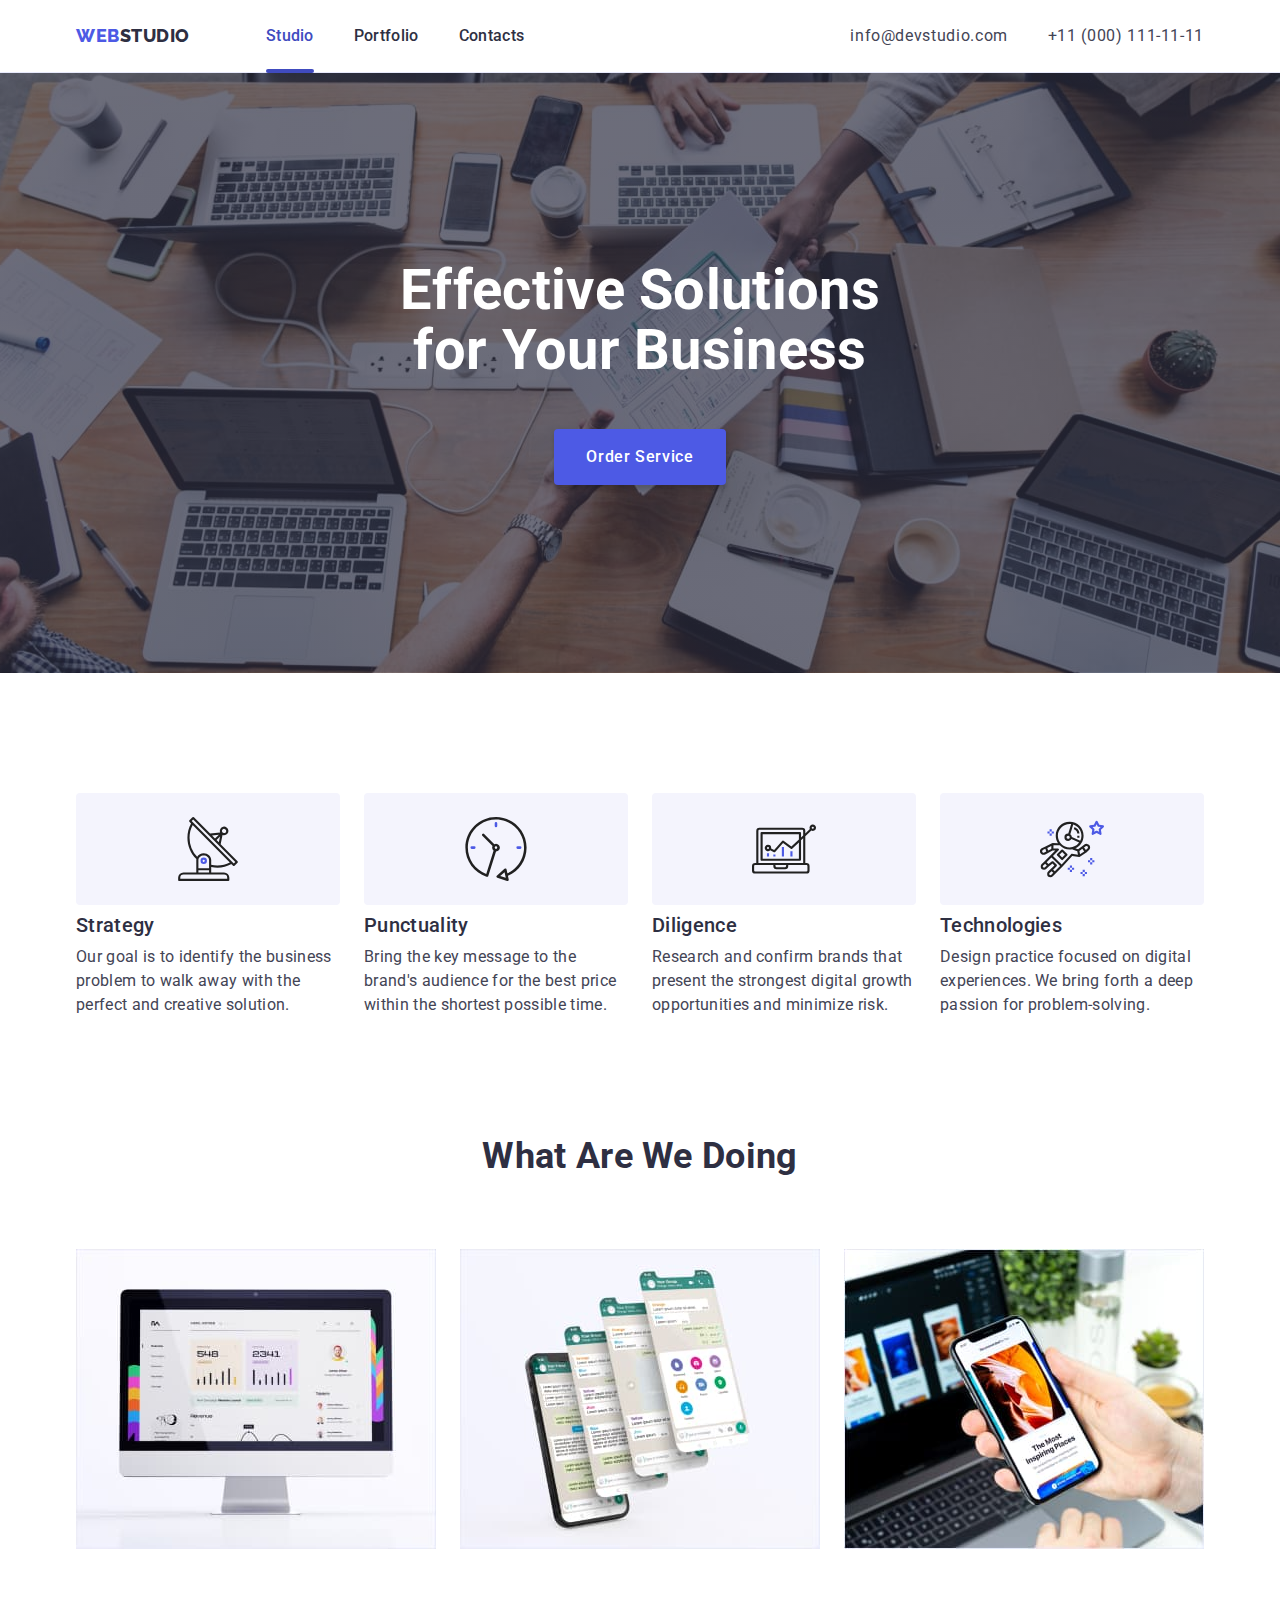
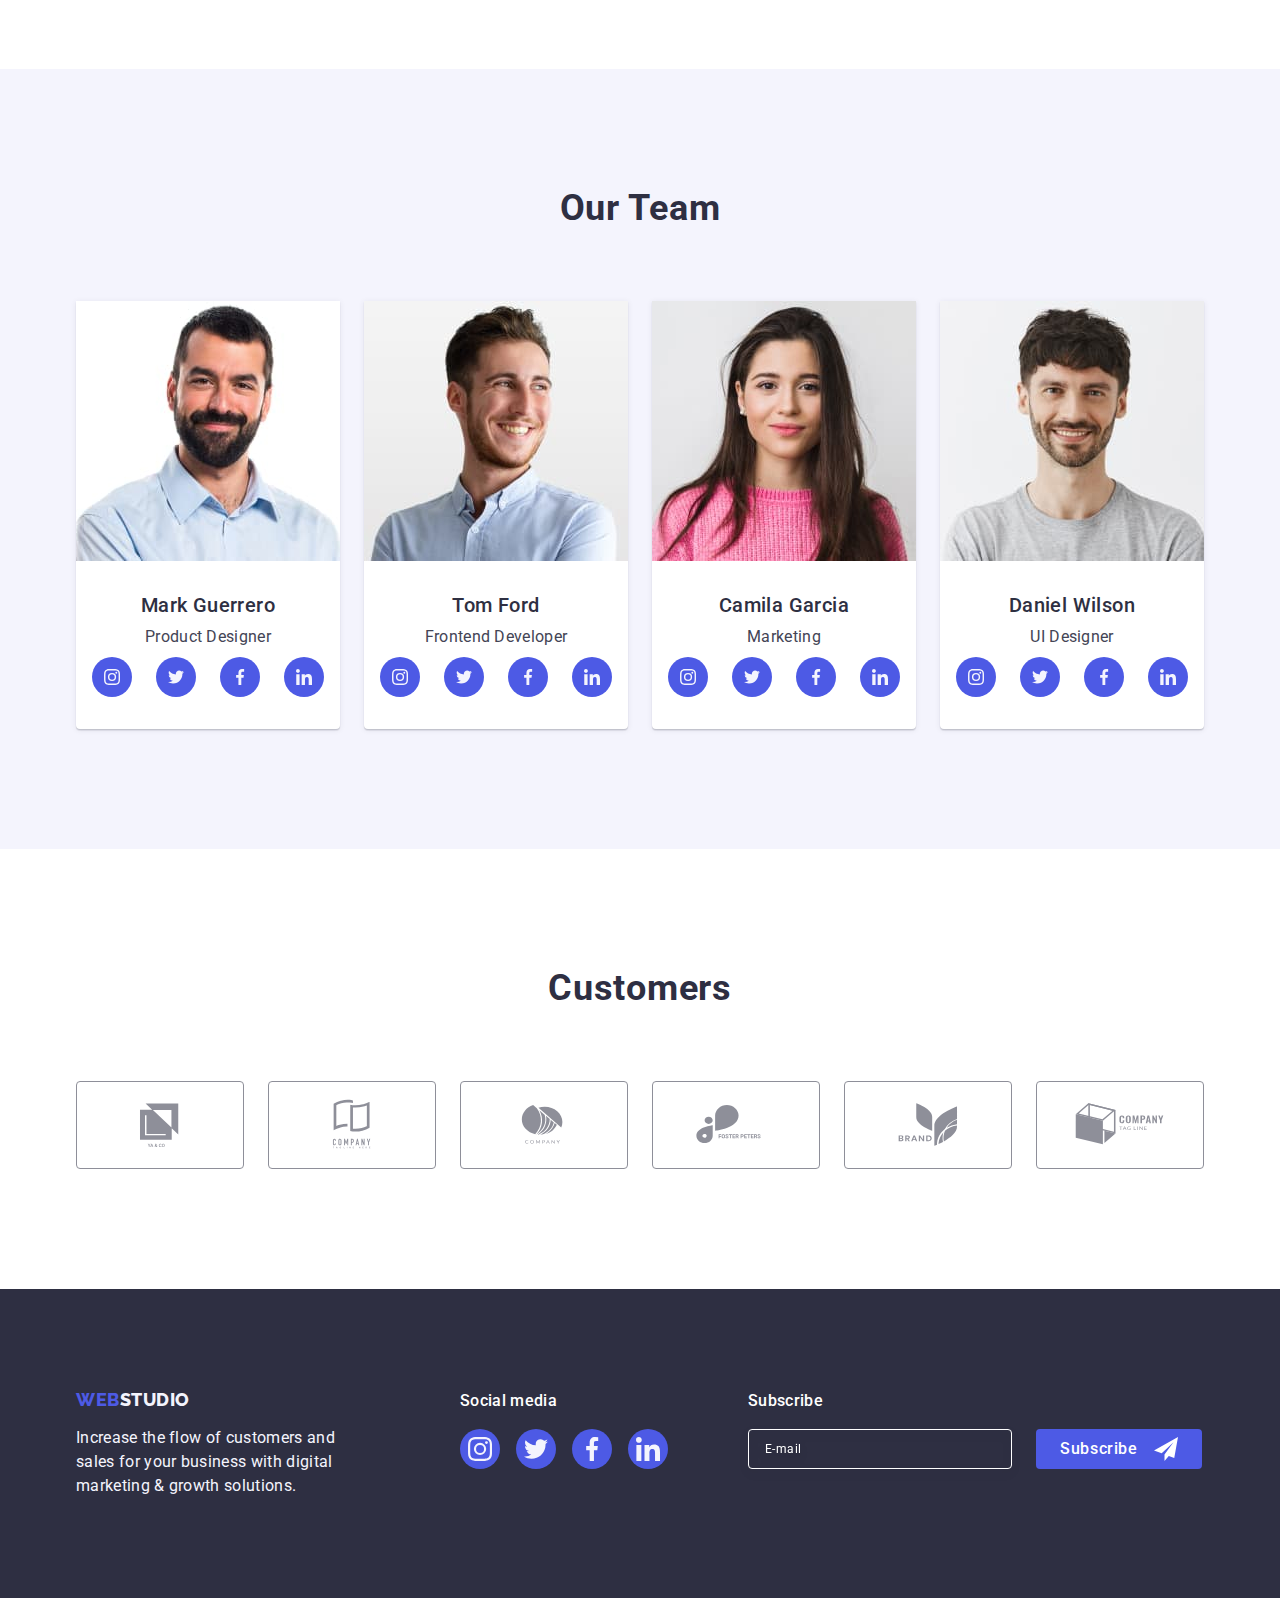
<file: index.html>
<!DOCTYPE html>
<html lang="en">
  <head>
    <meta charset="UTF-8" />
    <meta name="viewport" content="width=device-width, initial-scale=1.0" />
    <link rel="preconnect" href="https://fonts.googleapis.com" />
    <link rel="preconnect" href="https://fonts.gstatic.com" crossorigin />
    <link
      href="https://fonts.googleapis.com/css2?family=Raleway:wght@800&family=Roboto:wght@400;500;700;900&display=swap"
      rel="stylesheet"
    />
    <link
      rel="stylesheet"
      href="https://cdnjs.cloudflare.com/ajax/libs/modern-normalize/2.0.0/modern-normalize.min.css"
    />
    <link rel="stylesheet" href="./css/styles.css" />
    <link rel="shortcut icon" href="./images/favicon.ico" />
    <title>Web Studio</title>
  </head>
  <body>
    <header class="header">
      <div class="header-container container">
        <nav class="header-nav">
          <a class="header-nav__logo-blue link" href="./index.html"
            >Web<span class="header-nav__logo-black">Studio</span></a
          >
          <ul class="header-nav__list list">
            <li class="header-nav__item">
              <a class="header-nav__link link current" href="./index.html"
                >Studio</a
              >
            </li>
            <li class="header-nav__item">
              <a class="header-nav__link link" href="./portfolio.html"
                >Portfolio</a
              >
            </li>
            <li class="header-nav__item">
              <a class="header-nav__link link" href="">Contacts</a>
            </li>
          </ul>
        </nav>

        <address class="header-contacts">
          <ul class="header-contacts__list list">
            <li class="header-contacts__item">
              <a
                class="header-contacts__link link"
                href="mailto:info@devstudio.com"
                >info@devstudio.com</a
              >
            </li>
            <li class="header-contacts__item">
              <a class="header-contacts__link link" href="tel:+110001111111"
                >+11 (000) 111-11-11</a
              >
            </li>
          </ul>
        </address>

        <button class="mobile-menu__open js-open-menu" type="button">
          <svg
            class="mobile-menu__open-icon"
            aria-label="mobile-menu-open"
            width="32"
            height="22"
            stroke="var(--color-grey)"
          >
            <use href="./images/icons.svg#mobile-menu-open"></use>
          </svg>
        </button>

        <div class="mobile-menu__container js-menu-container">
          <div class="mobile-menu__wrapper">
            <button class="mobile-menu__close js-close-menu" type="button">
              <svg
                class="mobile-menu__close-icon"
                aria-label="mobile-menu-close"
                width="8"
                height="8"
              >
                <use href="./images/icons.svg#mobile-menu-close"></use>
              </svg>
            </button>
            <ul class="mobile-menu__list list">
              <li class="mobile-menu__item">
                <a class="mobile-menu__nav current link" href="./index.html"
                  >Studio</a
                >
              </li>
              <li class="mobile-menu__item">
                <a class="mobile-menu__nav link" href="./portfolio.html"
                  >Portfolio</a
                >
              </li>
              <li class="mobile-menu__item">
                <a class="mobile-menu__nav link" href="">Contacts</a>
              </li>
            </ul>
            <address class="mobile-menu__contacts">
              <ul class="mobile-menu__contacts-list list">
                <li class="mobile-menu__contacts-item">
                  <a
                    class="mobile-menu__contacts-tel link"
                    href="tel:+110001111111"
                    >+11 (000) 111-11-11</a
                  >
                </li>
                <li class="mobile-menu__contacts-item">
                  <a
                    class="mobile-menu__contacts-mail link"
                    href="mailto:info@devstudio.com"
                    >info@devstudio.com</a
                  >
                </li>
              </ul>
            </address>
            <ul class="mobile-menu__social-list list">
              <li class="mobile-menu__social-item">
                <a class="mobile-menu__social-link link" href="">
                  <svg class="mobile-menu__social-icon" width="16" height="16">
                    <use href="./images/icons.svg#icon-instagram"></use>
                  </svg>
                </a>
              </li>
              <li class="mobile-menu__social-item">
                <a class="mobile-menu__social-link link" href="">
                  <svg class="mobile-menu__social-icon" width="16" height="16">
                    <use href="./images/icons.svg#icon-twitter"></use>
                  </svg>
                </a>
              </li>
              <li class="mobile-menu__social-item">
                <a class="mobile-menu__social-link link" href="">
                  <svg class="mobile-menu__social-icon" width="16" height="16">
                    <use href="./images/icons.svg#icon-facebook"></use>
                  </svg>
                </a>
              </li>
              <li class="mobile-menu__social-item">
                <a class="mobile-menu__social-link link" href="">
                  <svg class="mobile-menu__social-icon" width="16" height="16">
                    <use href="./images/icons.svg#icon-linkedin"></use>
                  </svg>
                </a>
              </li>
            </ul>
          </div>
        </div>
      </div>
    </header>

    <main>
      <section class="hero hero__bg-image">
        <div class="container">
          <h1 class="hero__title">Effective Solutions for Your Business</h1>
          <button class="hero__button" type="button" data-modal-open>
            Order Service
          </button>
        </div>
      </section>

      <section class="company">
        <div class="container">
          <h2 class="visually-hidden">Hidden</h2>
          <ul class="company__list list">
            <li class="company__item">
              <div class="company__wrapper">
                <svg
                  class="company__icon"
                  aria-label="antenna"
                  width="64"
                  height="64"
                >
                  <use href="./images/icons.svg#icon-antenna"></use>
                </svg>
              </div>
              <h3 class="company__title">Strategy</h3>
              <p class="company__text">
                Our goal is to identify the business problem to walk away with
                the perfect and creative solution.
              </p>
            </li>
            <li class="company__item">
              <div class="company__wrapper">
                <svg
                  class="company__icon"
                  aria-label="antenna"
                  width="64"
                  height="64"
                >
                  <use href="./images/icons.svg#icon-clock"></use>
                </svg>
              </div>
              <h3 class="company__title">Punctuality</h3>
              <p class="company__text">
                Bring the key message to the brand's audience for the best price
                within the shortest possible time.
              </p>
            </li>
            <li class="company__item">
              <div class="company__wrapper">
                <svg
                  class="company__icon"
                  aria-label="antenna"
                  width="64"
                  height="64"
                >
                  <use href="./images/icons.svg#icon-diagram"></use>
                </svg>
              </div>
              <h3 class="company__title">Diligence</h3>
              <p class="company__text">
                Research and confirm brands that present the strongest digital
                growth opportunities and minimize risk.
              </p>
            </li>
            <li class="company__item">
              <div class="company__wrapper">
                <svg
                  class="company__icon"
                  aria-label="antenna"
                  width="64"
                  height="64"
                >
                  <use href="./images/icons.svg#icon-astronaut"></use>
                </svg>
              </div>
              <h3 class="company__title">Technologies</h3>
              <p class="company__text">
                Design practice focused on digital experiences. We bring forth a
                deep passion for problem-solving.
              </p>
            </li>
          </ul>
        </div>
      </section>

      <section class="works">
        <div class="container">
          <h2 class="works__title">What are we doing</h2>
          <ul class="works__list list">
            <li class="works__item">
              <img
                class="works__image"
                srcset="./images/02-work/work-01-2x.jpg 2x"
                src="./images/02-work/work-01-1x.jpg"
                alt="computer-monitor"
                width="360"
              />
            </li>
            <li class="works__item">
              <img
                class="works__image"
                srcset="./images/02-work/work-02-2x.jpg 2x"
                src="./images/02-work/work-02-1x.jpg"
                alt="phone-application"
                width="360"
              />
            </li>
            <li class="works__item">
              <img
                class="works__image"
                srcset="./images/02-work/work-03-2x.jpg 2x"
                src="./images/02-work/work-03-1x.jpg"
                alt="laptop-and-phone"
                width="360"
              />
            </li>
          </ul>
        </div>
      </section>

      <section class="team">
        <div class="container">
          <h2 class="team__title">Our Team</h2>
          <ul class="team__list list">
            <li class="team__item">
              <img
                class="team__image"
                srcset="./images/03-team/team-01-2x.jpg 2x"
                src="./images/03-team/team-01-1x.jpg"
                alt="photo Mark Guerrero"
                width="264"
              />
              <div class="team__wrapper">
                <h3 class="team__specialist">Mark Guerrero</h3>
                <p class="team__job-title">Product Designer</p>
                <ul class="team__list-icons list">
                  <li class="team__item-icon">
                    <a href="" class="team__link-icon">
                      <svg
                        class="team__icon"
                        aria-label="icon-instagram"
                        width="16"
                        height="16"
                      >
                        <use href="./images/icons.svg#icon-instagram"></use>
                      </svg>
                    </a>
                  </li>
                  <li class="team__item-icon">
                    <a href="" class="team__link-icon">
                      <svg
                        class="team__icon"
                        aria-label="icon-twitter"
                        width="16"
                        height="16"
                      >
                        <use href="./images/icons.svg#icon-twitter"></use>
                      </svg>
                    </a>
                  </li>
                  <li class="team__item-icon">
                    <a href="" class="team__link-icon">
                      <svg
                        class="team__icon"
                        aria-label="icon-facebook"
                        width="16"
                        height="16"
                      >
                        <use href="./images/icons.svg#icon-facebook"></use>
                      </svg>
                    </a>
                  </li>
                  <li class="team__item-icon">
                    <a href="" class="team__link-icon">
                      <svg
                        class="team__icon"
                        aria-label="icon-linkedin"
                        width="16"
                        height="16"
                      >
                        <use href="./images/icons.svg#icon-linkedin"></use>
                      </svg>
                    </a>
                  </li>
                </ul>
              </div>
            </li>
            <li class="team__item">
              <img
                class="team__image"
                srcset="./images/03-team/team-02-2x.jpg 2x"
                src="./images/03-team/team-02-1x.jpg"
                alt="photo Tom Ford"
                width="264"
              />
              <div class="team__wrapper">
                <h3 class="team__specialist">Tom Ford</h3>
                <p class="team__job-title">Frontend Developer</p>
                <ul class="team__list-icons list">
                  <li class="team__item-icon">
                    <a href="" class="team__link-icon">
                      <svg
                        class="team__icon"
                        aria-label="icon-instagram"
                        width="16"
                        height="16"
                      >
                        <use href="./images/icons.svg#icon-instagram"></use>
                      </svg>
                    </a>
                  </li>
                  <li class="team__item-icon">
                    <a href="" class="team__link-icon">
                      <svg
                        class="team__icon"
                        aria-label="icon-twitter"
                        width="16"
                        height="16"
                      >
                        <use href="./images/icons.svg#icon-twitter"></use>
                      </svg>
                    </a>
                  </li>
                  <li class="team__item-icon">
                    <a href="" class="team__link-icon">
                      <svg
                        class="team__icon"
                        aria-label="icon-facebook"
                        width="16"
                        height="16"
                      >
                        <use href="./images/icons.svg#icon-facebook"></use>
                      </svg>
                    </a>
                  </li>
                  <li class="team__item-icon">
                    <a href="" class="team__link-icon">
                      <svg
                        class="team__icon"
                        aria-label="icon-linkedin"
                        width="16"
                        height="16"
                      >
                        <use href="./images/icons.svg#icon-linkedin"></use>
                      </svg>
                    </a>
                  </li>
                </ul>
              </div>
            </li>
            <li class="team__item">
              <img
                class="team__image"
                srcset="./images/03-team/team-03-1x.jpg 2x"
                src="./images/03-team/team-03-1x.jpg"
                alt="photo Camila Garcia"
                width="264"
              />
              <div class="team__wrapper">
                <h3 class="team__specialist">Camila Garcia</h3>
                <p class="team__job-title">Marketing</p>
                <ul class="team__list-icons list">
                  <li class="team__item-icon">
                    <a href="" class="team__link-icon">
                      <svg
                        class="team__icon"
                        aria-label="icon-instagram"
                        width="16"
                        height="16"
                      >
                        <use href="./images/icons.svg#icon-instagram"></use>
                      </svg>
                    </a>
                  </li>
                  <li class="team__item-icon">
                    <a href="" class="team__link-icon">
                      <svg
                        class="team__icon"
                        aria-label="icon-twitter"
                        width="16"
                        height="16"
                      >
                        <use href="./images/icons.svg#icon-twitter"></use>
                      </svg>
                    </a>
                  </li>
                  <li class="team__item-icon">
                    <a href="" class="team__link-icon">
                      <svg
                        class="team__icon"
                        aria-label="icon-facebook"
                        width="16"
                        height="16"
                      >
                        <use href="./images/icons.svg#icon-facebook"></use>
                      </svg>
                    </a>
                  </li>
                  <li class="team__item-icon">
                    <a href="" class="team__link-icon">
                      <svg
                        class="team__icon"
                        aria-label="icon-linkedin"
                        width="16"
                        height="16"
                      >
                        <use href="./images/icons.svg#icon-linkedin"></use>
                      </svg>
                    </a>
                  </li>
                </ul>
              </div>
            </li>
            <li class="team__item">
              <img
                class="team__image"
                srcset="./images/03-team/team-04-2x.jpg 2x"
                src="./images/03-team/team-04-1x.jpg"
                alt="photo Daniel Wilson"
                width="264"
              />
              <div class="team__wrapper">
                <h3 class="team__specialist">Daniel Wilson</h3>
                <p class="team__job-title">UI Designer</p>
                <ul class="team__list-icons list">
                  <li class="team__item-icon">
                    <a href="" class="team__link-icon">
                      <svg
                        class="team__icon"
                        aria-label="icon-instagram"
                        width="16"
                        height="16"
                      >
                        <use href="./images/icons.svg#icon-instagram"></use>
                      </svg>
                    </a>
                  </li>
                  <li class="team__item-icon">
                    <a href="" class="team__link-icon">
                      <svg
                        class="team__icon"
                        aria-label="icon-twitter"
                        width="16"
                        height="16"
                      >
                        <use href="./images/icons.svg#icon-twitter"></use>
                      </svg>
                    </a>
                  </li>
                  <li class="team__item-icon">
                    <a href="" class="team__link-icon">
                      <svg
                        class="team__icon"
                        aria-label="icon-facebook"
                        width="16"
                        height="16"
                      >
                        <use href="./images/icons.svg#icon-facebook"></use>
                      </svg>
                    </a>
                  </li>
                  <li class="team__item-icon">
                    <a href="" class="team__link-icon">
                      <svg
                        class="team__icon"
                        aria-label="icon-linkedin"
                        width="16"
                        height="16"
                      >
                        <use href="./images/icons.svg#icon-linkedin"></use>
                      </svg>
                    </a>
                  </li>
                </ul>
              </div>
            </li>
          </ul>
        </div>
      </section>
      <section class="customers">
        <div class="customers__container container">
          <h2 class="customers__title">Customers</h2>
          <ul class="customers__list list">
            <li class="customers__item">
              <a href="" class="customers__link"
                ><svg
                  class="customers__icon"
                  aria-label="customers-icons"
                  width="104"
                  height="56"
                >
                  <use href="./images/icons.svg#customers-logo-1"></use></svg
              ></a>
            </li>
            <li class="customers__item">
              <a href="" class="customers__link"
                ><svg
                  class="customers__icon"
                  aria-label="customers-icons"
                  width="104"
                  height="56"
                >
                  <use href="./images/icons.svg#customers-logo-2"></use></svg
              ></a>
            </li>
            <li class="customers__item">
              <a href="" class="customers__link"
                ><svg
                  class="customers__icon"
                  aria-label="customers-icons"
                  width="104"
                  height="56"
                >
                  <use href="./images/icons.svg#customers-logo-3"></use></svg
              ></a>
            </li>
            <li class="customers__item">
              <a href="" class="customers__link"
                ><svg
                  class="customers__icon"
                  aria-label="customers-icons"
                  width="104"
                  height="56"
                >
                  <use href="./images/icons.svg#customers-logo-4"></use></svg
              ></a>
            </li>
            <li class="customers__item">
              <a href="" class="customers__link"
                ><svg
                  class="customers__icon"
                  aria-label="customers-icons"
                  width="104"
                  height="56"
                >
                  <use href="./images/icons.svg#customers-logo-5"></use></svg
              ></a>
            </li>
            <li class="customers__item">
              <a href="" class="customers__link"
                ><svg
                  class="customers__icon"
                  aria-label="customers-icons"
                  width="104"
                  height="56"
                >
                  <use href="./images/icons.svg#customers-logo-6"></use></svg
              ></a>
            </li>
          </ul>
        </div>
      </section>
    </main>

    <footer class="footer">
      <div class="footer-container container">
        <div class="footer__logo-wrapper">
          <a class="footer__logo-blue link" href="./index.html"
            >Web<span class="footer__logo-white">Studio</span></a
          >
          <p class="footer__text">
            Increase the flow of customers and sales for your business with
            digital marketing & growth solutions.
          </p>
        </div>

        <div class="footer__icon-wrapper">
          <p class="footer__icon-text">Social media</p>
          <ul class="footer__icon-list">
            <li class="footer__icon-item">
              <a href="" class="footer__icon-link">
                <svg
                  class="footer__icon"
                  aria-label="icon-instagram"
                  width="24"
                  height="24"
                >
                  <use href="./images/icons.svg#icon-instagram"></use>
                </svg>
              </a>
            </li>
            <li class="footer__icon-item">
              <a href="" class="footer__icon-link">
                <svg
                  class="footer__icon"
                  aria-label="icon-twitter"
                  width="24"
                  height="24"
                >
                  <use href="./images/icons.svg#icon-twitter"></use>
                </svg>
              </a>
            </li>
            <li class="footer__icon-item">
              <a href="" class="footer__icon-link">
                <svg
                  class="footer__icon"
                  aria-label="icon-facebook"
                  width="24"
                  height="24"
                >
                  <use href="./images/icons.svg#icon-facebook"></use>
                </svg>
              </a>
            </li>
            <li class="footer__icon-item">
              <a href="" class="footer__icon-link">
                <svg
                  class="footer__icon"
                  aria-label="icon-linkedin"
                  width="24"
                  height="24"
                >
                  <use href="./images/icons.svg#icon-linkedin"></use>
                </svg>
              </a>
            </li>
          </ul>
        </div>

        <div class="footer__subscribe-wrapper">
          <p class="footer__subscribe-text">Subscribe</p>
          <form class="footer__subscribe-form">
            <label class="footer__subscribe-label">
              <input
                class="footer__subscribe-input"
                type="email"
                name="email-field"
                placeholder="E-mail"
              />
            </label>
            <button
              type="submit"
              name="email-subscribe-button"
              class="footer__subscribe-button"
            >
              Subscribe
              <svg
                class="footer__subscribe-icon"
                aria-label="icon-send"
                width="24"
                height="24"
              >
                <use href="./images/icons.svg#icon-send"></use>
              </svg>
            </button>
          </form>
        </div>
      </div>
    </footer>

    <div class="backdrop is-hidden" data-modal>
      <div class="modal">
        <button class="modal__button-close" type="button" data-modal-close>
          <svg
            class="modal__icon-close"
            aria-label="icon-modal-close"
            width="8"
            height="8"
          >
            <use href="./images/icons.svg#icon-modal-close"></use>
          </svg>
        </button>

        <p class="modal__title">
          Leave your contacts and we will call you back
        </p>

        <form class="modal__form">
          <div class="modal__wrapper">
            <label class="modal__label" for="user-name">Name</label>
            <div class="modal__icon-wrapper">
              <input
                class="modal__input"
                type="text"
                name="user-name"
                id="user-name"
              />
              <svg
                class="modal__icon"
                aria-label="icon-person"
                width="18"
                height="24"
              >
                <use href="./images/icons.svg#icon-person"></use>
              </svg>
            </div>
          </div>

          <div class="modal__wrapper">
            <label class="modal__label" for="phone-number">Phone</label>
            <div class="modal__icon-wrapper">
              <input
                class="modal__input"
                type="tel"
                name="phone-number"
                id="phone-number"
              />
              <svg
                class="modal__icon"
                aria-label="icon-phone"
                width="18"
                height="24"
              >
                <use href="./images/icons.svg#icon-phone"></use>
              </svg>
            </div>
          </div>

          <div class="modal__wrapper">
            <label class="modal__label" for="useremail">Email</label>
            <div class="modal__icon-wrapper">
              <input
                class="modal__input"
                type="email"
                name="user-email"
                id="useremail"
              />
              <svg
                class="modal__icon"
                aria-label="icon-email"
                width="18"
                height="24"
              >
                <use href="./images/icons.svg#icon-email"></use>
              </svg>
            </div>
          </div>

          <div class="modal__text-field-wrapper">
            <label class="modal__label" for="user-comment">Comment</label>
            <textarea
              class="modal__text-field"
              name="user-comment"
              id="user-comment"
              placeholder="Text input"
            ></textarea>
          </div>

          <div class="modal__check-wrapper">
            <input
              class="modal__check-input visually-hidden"
              type="checkbox"
              name="user-privacy"
              id="user-privacy"
              value="true"
            />
            <label class="modal__check-text" for="user-privacy">
              <span class="modal__check-box">
                <svg
                  class="modal__icon-check"
                  aria-label="icon-check-white"
                  width="10"
                  height="8"
                >
                  <use href="./images/icons.svg#icon-check-white"></use></svg
              ></span>
              I accept the terms and conditions of the
              <a class="modal__link-text" href="">Privacy Policy</a></label
            >
          </div>

          <button class="modal__button-submit" type="submit">Send</button>
        </form>
      </div>
    </div>

    <script src="./js/modal.js"></script>
    <script src="./js/mobile-menu.js"></script>
  </body>
</html>
</file>
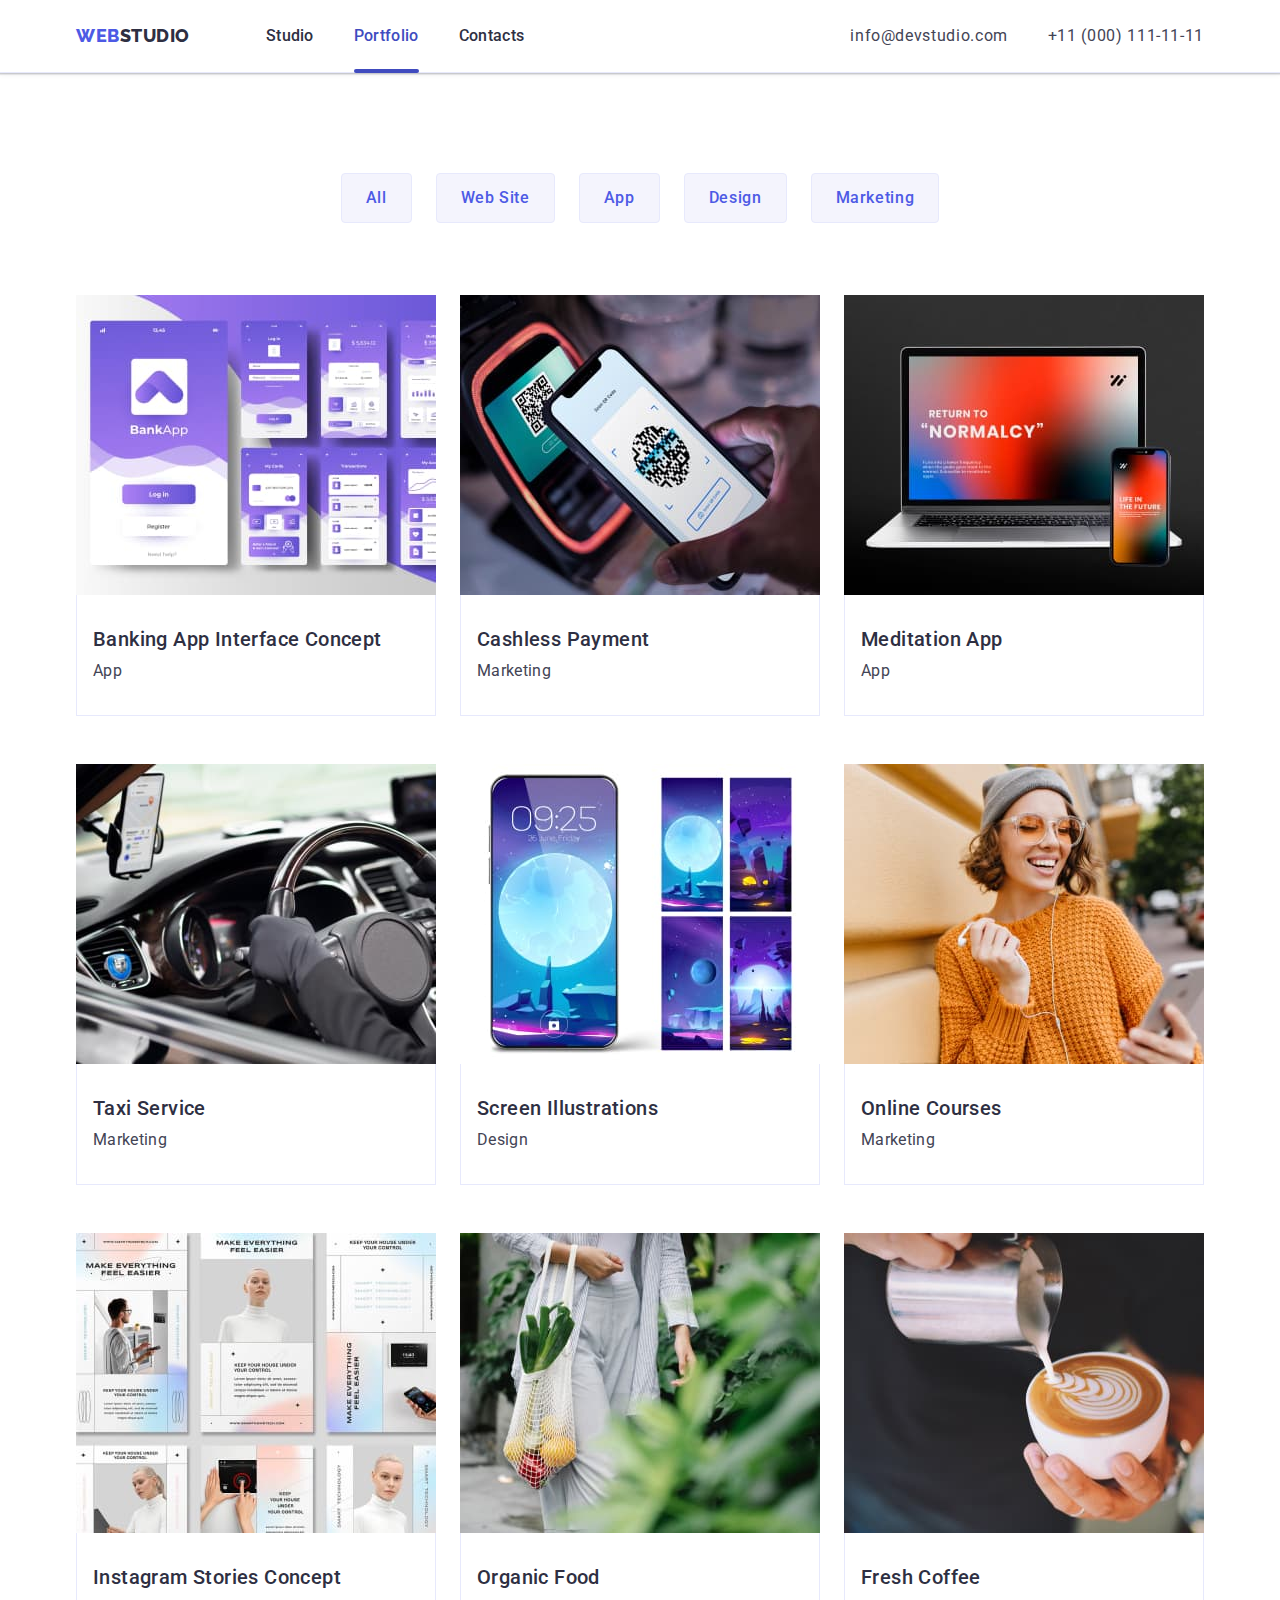
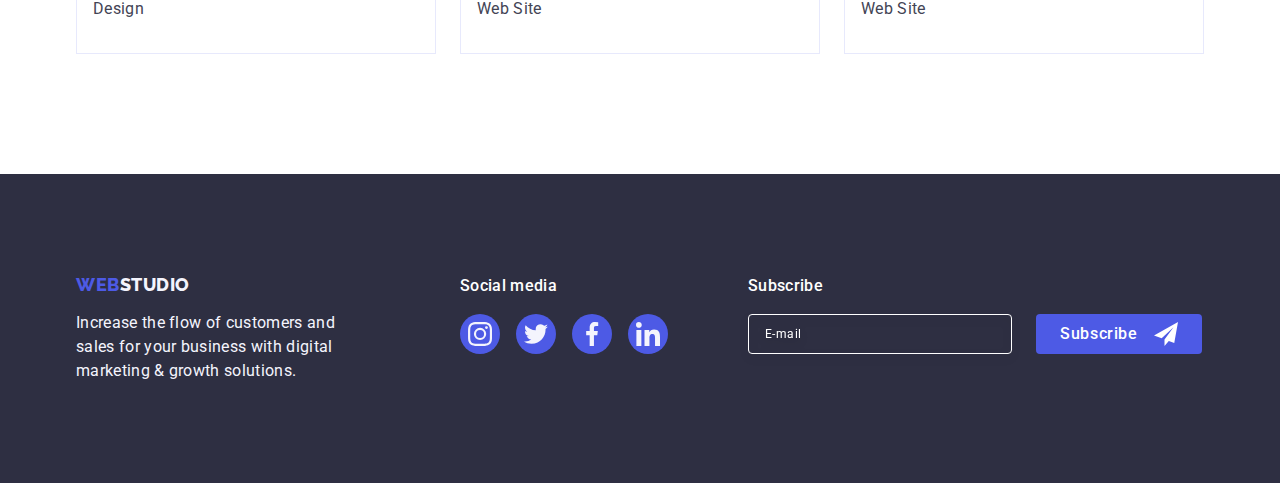
<file: portfolio.html>
<!DOCTYPE html>
<html lang="en">
  <head>
    <meta charset="UTF-8" />
    <meta name="viewport" content="width=device-width, initial-scale=1.0" />
    <link rel="preconnect" href="https://fonts.googleapis.com" />
    <link rel="preconnect" href="https://fonts.gstatic.com" crossorigin />
    <link
      href="https://fonts.googleapis.com/css2?family=Raleway:wght@800&family=Roboto:wght@400;500;700;900&display=swap"
      rel="stylesheet"
    />
    <link
      rel="stylesheet"
      href="https://cdnjs.cloudflare.com/ajax/libs/modern-normalize/2.0.0/modern-normalize.min.css"
    />
    <link rel="stylesheet" href="./css/styles.css" />
    <link rel="shortcut icon" href="./images/favicon.ico" />
    <title>Portfolio</title>
  </head>
  <body>
    <header class="header">
      <div class="header-container container">
        <nav class="header-nav">
          <a class="header-nav__logo-blue link" href="./index.html"
            >Web<span class="header-nav__logo-black">Studio</span></a
          >
          <ul class="header-nav__list list">
            <li class="header-nav__item">
              <a class="header-nav__link link" href="./index.html">Studio</a>
            </li>
            <li class="header-nav__item">
              <a class="header-nav__link link current" href="./portfolio.html"
                >Portfolio</a
              >
            </li>
            <li class="header-nav__item">
              <a class="header-nav__link link" href="">Contacts</a>
            </li>
          </ul>
        </nav>

        <address class="header-contacts">
          <ul class="header-contacts__list list">
            <li class="header-contacts__item">
              <a
                class="header-contacts__link link"
                href="mailto:info@devstudio.com"
                >info@devstudio.com</a
              >
            </li>
            <li class="header-contacts__item">
              <a class="header-contacts__link link" href="tel:+110001111111"
                >+11 (000) 111-11-11</a
              >
            </li>
          </ul>
        </address>

        <button class="mobile-menu__open js-open-menu" type="button">
          <svg
            class="mobile-menu__open-icon"
            aria-label="mobile-menu-open"
            width="32"
            height="22"
            stroke="var(--color-grey)"
          >
            <use href="./images/icons.svg#mobile-menu-open"></use>
          </svg>
        </button>

        <div class="mobile-menu__container js-menu-container">
          <div class="mobile-menu__wrapper">
            <button class="mobile-menu__close js-close-menu" type="button">
              <svg
                class="mobile-menu__close-icon"
                aria-label="mobile-menu-close"
                width="8"
                height="8"
              >
                <use href="./images/icons.svg#mobile-menu-close"></use>
              </svg>
            </button>
            <ul class="mobile-menu__list list">
              <li class="mobile-menu__item">
                <a class="mobile-menu__nav link" href="./index.html">Studio</a>
              </li>
              <li class="mobile-menu__item">
                <a class="mobile-menu__nav current link" href="./portfolio.html"
                  >Portfolio</a
                >
              </li>
              <li class="mobile-menu__item">
                <a class="mobile-menu__nav link" href="">Contacts</a>
              </li>
            </ul>
            <address class="mobile-menu__contacts">
              <ul class="mobile-menu__contacts-list list">
                <li class="mobile-menu__contacts-item">
                  <a
                    class="mobile-menu__contacts-tel link"
                    href="tel:+110001111111"
                    >+11 (000) 111-11-11</a
                  >
                </li>
                <li class="mobile-menu__contacts-item">
                  <a
                    class="mobile-menu__contacts-mail link"
                    href="mailto:info@devstudio.com"
                    >info@devstudio.com</a
                  >
                </li>
              </ul>
            </address>
            <ul class="mobile-menu__social-list list">
              <li class="mobile-menu__social-item">
                <a class="mobile-menu__social-link link" href="">
                  <svg class="mobile-menu__social-icon" width="16" height="16">
                    <use href="./images/icons.svg#icon-instagram"></use>
                  </svg>
                </a>
              </li>
              <li class="mobile-menu__social-item">
                <a class="mobile-menu__social-link link" href="">
                  <svg class="mobile-menu__social-icon" width="16" height="16">
                    <use href="./images/icons.svg#icon-twitter"></use>
                  </svg>
                </a>
              </li>
              <li class="mobile-menu__social-item">
                <a class="mobile-menu__social-link link" href="">
                  <svg class="mobile-menu__social-icon" width="16" height="16">
                    <use href="./images/icons.svg#icon-facebook"></use>
                  </svg>
                </a>
              </li>
              <li class="mobile-menu__social-item">
                <a class="mobile-menu__social-link link" href="">
                  <svg class="mobile-menu__social-icon" width="16" height="16">
                    <use href="./images/icons.svg#icon-linkedin"></use>
                  </svg>
                </a>
              </li>
            </ul>
          </div>
        </div>
      </div>
    </header>

    <main>
      <section class="gallery">
        <div class="container">
          <h1 class="visually-hidden">Hidden</h1>

          <ul class="gallery-filter__list list">
            <li class="gallery-filter__item">
              <button class="gallery-filter__button" type="button">All</button>
            </li>
            <li class="gallery-filter__item">
              <button class="gallery-filter__button" type="button">
                Web Site
              </button>
            </li>
            <li class="gallery-filter__item">
              <button class="gallery-filter__button" type="button">App</button>
            </li>
            <li class="gallery-filter__item">
              <button class="gallery-filter__button" type="button">
                Design
              </button>
            </li>
            <li class="gallery-filter__item">
              <button class="gallery-filter__button" type="button">
                Marketing
              </button>
            </li>
          </ul>

          <ul class="gallery__list list">
            <li class="gallery__item">
              <a class="gallery__link link" tabindex="0">
                <div class="gallery__overley-wrapper">
                  <picture>
                    <source
                      media="(min-width: 1158px)"
                      srcset="
                        ./images/04-gallery/gallery-01-desktop-1x.jpg 1x,
                        ./images/04-gallery/gallery-01-desktop-2x.jpg 2x
                      "
                    />
                    <source
                      media="(min-width: 768px)"
                      srcset="
                        ./images/04-gallery/gallery-01-tablet-1x.jpg 1x,
                        ./images/04-gallery/gallery-01-tablet-2x.jpg 2x
                      "
                    />
                    <source
                      media="(max-width: 767px)"
                      srcset="
                        ./images/04-gallery/gallery-01-mobile-1x.jpg 1x,
                        ./images/04-gallery/gallery-01-mobile-2x.jpg 2x
                      "
                    />
                    <img
                      class="gallery__image"
                      src="./images/04-gallery/gallery-01-desktop-1x.jpg"
                      alt="Banking App Interface Concept"
                      width="360"
                    />
                  </picture>
                  <p class="gallery__overley-text">
                    14 Stylish and User-Friendly App Design Concepts · Task
                    Manager App · Calorie Tracker App · Exotic Fruit Ecommerce
                    App · Cloud Storage App
                  </p>
                </div>
                <div class="gallery__wrapper">
                  <h2 class="gallery__title">Banking App Interface Concept</h2>
                  <p class="gallery__text">App</p>
                </div>
              </a>
            </li>
            <li class="gallery__item">
              <a class="gallery__link link" tabindex="0">
                <div class="gallery__overley-wrapper">
                  <picture>
                    <source
                      media="(min-width: 1158px)"
                      srcset="
                        ./images/04-gallery/gallery-02-desktop-1x.jpg 1x,
                        ./images/04-gallery/gallery-02-desktop-2x.jpg 2x
                      "
                    />
                    <source
                      media="(min-width: 768px)"
                      srcset="
                        ./images/04-gallery/gallery-02-tablet-1x.jpg 1x,
                        ./images/04-gallery/gallery-02-tablet-2x.jpg 2x
                      "
                    />
                    <source
                      media="(max-width: 767px)"
                      srcset="
                        ./images/04-gallery/gallery-02-mobile-1x.jpg 1x,
                        ./images/04-gallery/gallery-02-mobile-2x.jpg 2x
                      "
                    />
                    <img
                      class="gallery__image"
                      src="./images/04-gallery/gallery-02-desktop-1x.jpg"
                      alt="Cashless Payment"
                      width="360"
                    />
                  </picture>
                  <p class="gallery__overley-text">
                    14 Stylish and User-Friendly App Design Concepts · Task
                    Manager App · Calorie Tracker App · Exotic Fruit Ecommerce
                    App · Cloud Storage App
                  </p>
                </div>
                <div class="gallery__wrapper">
                  <h2 class="gallery__title">Cashless Payment</h2>
                  <p class="gallery__text">Marketing</p>
                </div>
              </a>
            </li>
            <li class="gallery__item">
              <a class="gallery__link link" tabindex="0">
                <div class="gallery__overley-wrapper">
                  <picture>
                    <source
                      media="(min-width: 1158px)"
                      srcset="
                        ./images/04-gallery/gallery-03-desktop-1x.jpg 1x,
                        ./images/04-gallery/gallery-03-desktop-2x.jpg 2x
                      "
                    />
                    <source
                      media="(min-width: 768px)"
                      srcset="
                        ./images/04-gallery/gallery-03-tablet-1x.jpg 1x,
                        ./images/04-gallery/gallery-03-tablet-2x.jpg 2x
                      "
                    />
                    <source
                      media="(max-width: 767px)"
                      srcset="
                        ./images/04-gallery/gallery-03-mobile-1x.jpg 1x,
                        ./images/04-gallery/gallery-03-mobile-2x.jpg 2x
                      "
                    />
                    <img
                      class="gallery__image"
                      src="./images/04-gallery/gallery-03-desktop-1x.jpg"
                      alt="Meditation App"
                      width="360"
                    />
                  </picture>
                  <p class="gallery__overley-text">
                    14 Stylish and User-Friendly App Design Concepts · Task
                    Manager App · Calorie Tracker App · Exotic Fruit Ecommerce
                    App · Cloud Storage App
                  </p>
                </div>
                <div class="gallery__wrapper">
                  <h2 class="gallery__title">Meditation App</h2>
                  <p class="gallery__text">App</p>
                </div>
              </a>
            </li>
            <li class="gallery__item">
              <a class="gallery__link link" tabindex="0">
                <div class="gallery__overley-wrapper">
                  <picture>
                    <source
                      media="(min-width: 1158px)"
                      srcset="
                        ./images/04-gallery/gallery-04-desktop-1x.jpg 1x,
                        ./images/04-gallery/gallery-04-desktop-2x.jpg 2x
                      "
                    />
                    <source
                      media="(min-width: 768px)"
                      srcset="
                        ./images/04-gallery/gallery-04-tablet-1x.jpg 1x,
                        ./images/04-gallery/gallery-04-tablet-2x.jpg 2x
                      "
                    />
                    <source
                      media="(max-width: 767px)"
                      srcset="
                        ./images/04-gallery/gallery-04-mobile-1x.jpg 1x,
                        ./images/04-gallery/gallery-04-mobile-2x.jpg 2x
                      "
                    />
                    <img
                      class="gallery__image"
                      src="./images/04-gallery/gallery-04-desktop-1x.jpg"
                      alt="Taxi Service"
                      width="360"
                    />
                  </picture>
                  <p class="gallery__overley-text">
                    14 Stylish and User-Friendly App Design Concepts · Task
                    Manager App · Calorie Tracker App · Exotic Fruit Ecommerce
                    App · Cloud Storage App
                  </p>
                </div>
                <div class="gallery__wrapper">
                  <h2 class="gallery__title">Taxi Service</h2>
                  <p class="gallery__text">Marketing</p>
                </div>
              </a>
            </li>
            <li class="gallery__item">
              <a class="gallery__link link" tabindex="0">
                <div class="gallery__overley-wrapper">
                  <picture>
                    <source
                      media="(min-width: 1158px)"
                      srcset="
                        ./images/04-gallery/gallery-05-desktop-1x.jpg 1x,
                        ./images/04-gallery/gallery-05-desktop-2x.jpg 2x
                      "
                    />
                    <source
                      media="(min-width: 768px)"
                      srcset="
                        ./images/04-gallery/gallery-05-tablet-1x.jpg 1x,
                        ./images/04-gallery/gallery-05-tablet-2x.jpg 2x
                      "
                    />
                    <source
                      media="(max-width: 767px)"
                      srcset="
                        ./images/04-gallery/gallery-05-mobile-1x.jpg 1x,
                        ./images/04-gallery/gallery-05-mobile-2x.jpg 2x
                      "
                    />
                    <img
                      class="gallery__image"
                      src="./images/04-gallery/gallery-05-desktop-1x.jpg"
                      alt="Screen Illustrations"
                      width="360"
                    />
                  </picture>
                  <p class="gallery__overley-text">
                    14 Stylish and User-Friendly App Design Concepts · Task
                    Manager App · Calorie Tracker App · Exotic Fruit Ecommerce
                    App · Cloud Storage App
                  </p>
                </div>
                <div class="gallery__wrapper">
                  <h2 class="gallery__title">Screen Illustrations</h2>
                  <p class="gallery__text">Design</p>
                </div>
              </a>
            </li>
            <li class="gallery__item">
              <a class="gallery__link link" tabindex="0">
                <div class="gallery__overley-wrapper">
                  <picture>
                    <source
                      media="(min-width: 1158px)"
                      srcset="
                        ./images/04-gallery/gallery-06-desktop-1x.jpg 1x,
                        ./images/04-gallery/gallery-06-desktop-2x.jpg 2x
                      "
                    />
                    <source
                      media="(min-width: 768px)"
                      srcset="
                        ./images/04-gallery/gallery-06-tablet-1x.jpg 1x,
                        ./images/04-gallery/gallery-06-tablet-2x.jpg 2x
                      "
                    />
                    <source
                      media="(max-width: 767px)"
                      srcset="
                        ./images/04-gallery/gallery-06-mobile-1x.jpg 1x,
                        ./images/04-gallery/gallery-06-mobile-2x.jpg 2x
                      "
                    />
                    <img
                      class="gallery__image"
                      src="./images/04-gallery/gallery-06-desktop-1x.jpg"
                      alt="Online Courses"
                      width="360"
                    />
                  </picture>
                  <p class="gallery__overley-text">
                    14 Stylish and User-Friendly App Design Concepts · Task
                    Manager App · Calorie Tracker App · Exotic Fruit Ecommerce
                    App · Cloud Storage App
                  </p>
                </div>
                <div class="gallery__wrapper">
                  <h2 class="gallery__title">Online Courses</h2>
                  <p class="gallery__text">Marketing</p>
                </div>
              </a>
            </li>
            <li class="gallery__item">
              <a class="gallery__link link" tabindex="0">
                <div class="gallery__overley-wrapper">
                  <picture>
                    <source
                      media="(min-width: 1158px)"
                      srcset="
                        ./images/04-gallery/gallery-07-desktop-1x.jpg 1x,
                        ./images/04-gallery/gallery-07-desktop-2x.jpg 2x
                      "
                    />
                    <source
                      media="(min-width: 768px)"
                      srcset="
                        ./images/04-gallery/gallery-07-tablet-1x.jpg 1x,
                        ./images/04-gallery/gallery-07-tablet-2x.jpg 2x
                      "
                    />
                    <source
                      media="(max-width: 767px)"
                      srcset="
                        ./images/04-gallery/gallery-07-mobile-1x.jpg 1x,
                        ./images/04-gallery/gallery-07-mobile-2x.jpg 2x
                      "
                    />
                    <img
                      class="gallery__image"
                      src="./images/04-gallery/gallery-07-desktop-1x.jpg"
                      alt="Instagram Stories Concept"
                      width="360"
                    />
                  </picture>
                  <p class="gallery__overley-text">
                    14 Stylish and User-Friendly App Design Concepts · Task
                    Manager App · Calorie Tracker App · Exotic Fruit Ecommerce
                    App · Cloud Storage App
                  </p>
                </div>
                <div class="gallery__wrapper">
                  <h2 class="gallery__title">Instagram Stories Concept</h2>
                  <p class="gallery__text">Design</p>
                </div>
              </a>
            </li>
            <li class="gallery__item">
              <a class="gallery__link link" tabindex="0">
                <div class="gallery__overley-wrapper">
                  <picture>
                    <source
                      media="(min-width: 1158px)"
                      srcset="
                        ./images/04-gallery/gallery-08-desktop-1x.jpg 1x,
                        ./images/04-gallery/gallery-08-desktop-2x.jpg 2x
                      "
                    />
                    <source
                      media="(min-width: 768px)"
                      srcset="
                        ./images/04-gallery/gallery-08-tablet-1x.jpg 1x,
                        ./images/04-gallery/gallery-08-tablet-2x.jpg 2x
                      "
                    />
                    <source
                      media="(max-width: 767px)"
                      srcset="
                        ./images/04-gallery/gallery-08-mobile-1x.jpg 1x,
                        ./images/04-gallery/gallery-08-mobile-2x.jpg 2x
                      "
                    />
                    <img
                      class="gallery__image"
                      src="./images/04-gallery/gallery-08-desktop-1x.jpg"
                      alt="Organic Food"
                      width="360"
                    />
                  </picture>
                  <p class="gallery__overley-text">
                    14 Stylish and User-Friendly App Design Concepts · Task
                    Manager App · Calorie Tracker App · Exotic Fruit Ecommerce
                    App · Cloud Storage App
                  </p>
                </div>
                <div class="gallery__wrapper">
                  <h2 class="gallery__title">Organic Food</h2>
                  <p class="gallery__text">Web Site</p>
                </div>
              </a>
            </li>
            <li class="gallery__item">
              <a class="gallery__link link" tabindex="0">
                <div class="gallery__overley-wrapper">
                  <picture>
                    <source
                      media="(min-width: 1158px)"
                      srcset="
                        ./images/04-gallery/gallery-09-desktop-1x.jpg 1x,
                        ./images/04-gallery/gallery-09-desktop-2x.jpg 2x
                      "
                    />
                    <source
                      media="(min-width: 768px)"
                      srcset="
                        ./images/04-gallery/gallery-09-tablet-1x.jpg 1x,
                        ./images/04-gallery/gallery-09-tablet-2x.jpg 2x
                      "
                    />
                    <source
                      media="(max-width: 767px)"
                      srcset="
                        ./images/04-gallery/gallery-09-mobile-1x.jpg 1x,
                        ./images/04-gallery/gallery-09-mobile-2x.jpg 2x
                      "
                    />
                    <img
                      class="gallery__image"
                      src="./images/04-gallery/gallery-09-desktop-1x.jpg"
                      alt="Fresh Coffee"
                      width="360"
                    />
                  </picture>
                  <p class="gallery__overley-text">
                    14 Stylish and User-Friendly App Design Concepts · Task
                    Manager App · Calorie Tracker App · Exotic Fruit Ecommerce
                    App · Cloud Storage App
                  </p>
                </div>
                <div class="gallery__wrapper">
                  <h2 class="gallery__title">Fresh Coffee</h2>
                  <p class="gallery__text">Web Site</p>
                </div>
              </a>
            </li>
          </ul>
        </div>
      </section>
    </main>

    <footer class="footer">
      <div class="footer-container container">
        <div class="footer__logo-wrapper">
          <a class="footer__logo-blue link" href="./index.html"
            >Web<span class="footer__logo-white">Studio</span></a
          >
          <p class="footer__text">
            Increase the flow of customers and sales for your business with
            digital marketing & growth solutions.
          </p>
        </div>

        <div class="footer__icon-wrapper">
          <p class="footer__icon-text">Social media</p>
          <ul class="footer__icon-list">
            <li class="footer__icon-item">
              <a href="" class="footer__icon-link">
                <svg
                  class="footer__icon"
                  aria-label="icon-instagram"
                  width="24"
                  height="24"
                >
                  <use href="./images/icons.svg#icon-instagram"></use>
                </svg>
              </a>
            </li>
            <li class="footer__icon-item">
              <a href="" class="footer__icon-link">
                <svg
                  class="footer__icon"
                  aria-label="icon-twitter"
                  width="24"
                  height="24"
                >
                  <use href="./images/icons.svg#icon-twitter"></use>
                </svg>
              </a>
            </li>
            <li class="footer__icon-item">
              <a href="" class="footer__icon-link">
                <svg
                  class="footer__icon"
                  aria-label="icon-facebook"
                  width="24"
                  height="24"
                >
                  <use href="./images/icons.svg#icon-facebook"></use>
                </svg>
              </a>
            </li>
            <li class="footer__icon-item">
              <a href="" class="footer__icon-link">
                <svg
                  class="footer__icon"
                  aria-label="icon-linkedin"
                  width="24"
                  height="24"
                >
                  <use href="./images/icons.svg#icon-linkedin"></use>
                </svg>
              </a>
            </li>
          </ul>
        </div>

        <div class="footer__subscribe-wrapper">
          <p class="footer__subscribe-text">Subscribe</p>
          <form class="footer__subscribe-form">
            <label class="footer__subscribe-label">
              <input
                class="footer__subscribe-input"
                type="email"
                name="email-field"
                placeholder="E-mail"
              />
            </label>
            <button
              type="submit"
              name="email-subscribe-button"
              class="footer__subscribe-button"
            >
              Subscribe
              <svg
                class="footer__subscribe-icon"
                aria-label="icon-send"
                width="24"
                height="24"
              >
                <use href="./images/icons.svg#icon-send"></use>
              </svg>
            </button>
          </form>
        </div>
      </div>
    </footer>

    <script src="./js/mobile-menu.js"></script>
  </body>
</html>
</file>
<file: css/styles.css>
:root {
  --color-iris: #4d5ae5;
  --color-ocean: #404bbf;
  --color-green: #31d0aa;
  --color-slate: #434455;
  --color-light-slate: #8e8f99;
  --color-cornflower: #e7e9fc;
  --color-cloud: #f4f4fd;
  --color-white: #ffffff;
  --color-dairy: #fcfcfc;
  --color-grey: #2e2f42;
}

*,
*::before,
*::after {
  box-sizing: border-box;
}

body {
  font-family: 'Roboto', sans-serif;
  color: var(--color-slate);
  background-color: var(--color-white);
  font-size: 16px;
  letter-spacing: 0.02em;
}

.list {
  list-style: none;
}

.link {
  text-decoration: none;
}

h1,
h2,
h3,
h4,
h5,
h6,
p,
ul {
  margin: 0;
  padding: 0;
}

input,
textarea,
button {
  font: inherit;
}

button {
  cursor: pointer;
  color: currentColor;
}

ul {
  list-style: none;
}

a {
  text-decoration: none;
  outline: none;
}

img {
  display: block;
  max-width: 100%;
  height: auto;
}

.visually-hidden {
  position: absolute;
  width: 1px;
  height: 1px;
  margin: -1px;
  border: 0;
  padding: 0;
  white-space: nowrap;
  clip-path: inset(100%);
  clip: rect(0 0 0 0);
  overflow: hidden;
}

.container {
  min-width: 320px;
  padding-left: 16px;
  padding-right: 16px;
  margin: 0 auto;
}

@media screen and (min-width: 428px) {
  .container {
    width: 428px;
  }
}

@media screen and (min-width: 768px) {
  .container {
    width: 768px;
  }
}

@media screen and (min-width: 1158px) {
  .container {
    width: 1158px;
    padding: 0 15px;
  }
}

/* ---------- Page Studio ---------- */

.header {
  border-bottom: 1px solid var(--color-cornflower);
  box-shadow: 0px 2px 1px rgba(46, 47, 66, 0.08),
    0px 1px 1px rgba(46, 47, 66, 0.16), 0px 1px 6px rgba(46, 47, 66, 0.08);
}

.header-container {
  display: flex;
  align-items: center;
}

.header-nav {
  display: flex;
  align-items: center;
}

@media screen and (max-width: 767px) {
  .header-nav__item {
    display: none;
  }
}

.header-nav__logo-blue {
  color: var(--color-iris);
  font-family: 'Raleway', sans-serif;
  font-weight: 800;
  font-size: 18px;
  line-height: 1.17;
  letter-spacing: 0.03em;
  text-transform: uppercase;
  display: inline-block;
  margin-right: 76px;
}

.header-nav__logo-black {
  color: var(--color-grey);
}

.header-nav__list {
  display: flex;
  gap: 40px;
}

.header-nav__link {
  color: var(--color-grey);
  font-weight: 500;
  font-size: 16px;
  line-height: 1.5;
  padding-top: 24px;
  padding-bottom: 24px;
  position: relative;
  display: block;
  transition: color 250ms cubic-bezier(0.4, 0, 0.2, 1);
}

.header-nav__link:hover,
.header-nav__link:focus {
  color: var(--color-ocean);
}

.header-nav__link.current {
  color: var(--color-ocean);
}

.header-nav__link.current::after {
  content: '';
  display: block;
  width: 100%;
  height: 4px;
  border-radius: 2px;
  background-color: var(--color-ocean);
  position: absolute;
  bottom: -1px;
  left: 0;
}

.header-contacts {
  font-style: normal;
  margin-left: auto;
}

@media screen and (max-width: 767px) {
  .header-contacts {
    display: none;
  }
}

@media screen and (min-width: 1158px) {
  .header-contacts__list {
    padding-top: 24px;
    padding-bottom: 24px;
    display: flex;
    gap: 40px;
  }
}

@media screen and (max-width: 1157px) {
  .header-contacts__item:first-child {
    margin-bottom: 12px;
  }
}

@media screen and (min-width: 768px) {
  .header-contacts__link {
    color: var(--color-slate);
    font-weight: 400;
    font-size: 12px;
    line-height: 1.17;
    letter-spacing: 0.04em;
    transition: color 250ms cubic-bezier(0.4, 0, 0.2, 1);
  }
}

@media screen and (min-width: 1158px) {
  .header-contacts__link {
    font-size: 16px;
    line-height: 1.5;
    display: inline-block;
  }
}

.header-contacts__link:hover,
.header-contacts__link:focus {
  color: var(--color-ocean);
}

/* ------------------------------------------------------ */

.hero {
  background-color: var(--color-grey);
}

@media screen and (max-width: 1157px) {
  .hero {
    padding: 112px 0;
  }
}

@media screen and (min-width: 1158px) {
  .hero {
    padding: 188px 0;
  }
}

.hero__bg-image {
  width: 100%;
  background-position: center;
  background-repeat: no-repeat;
  background-size: cover;
  background-image: linear-gradient(
      rgba(46, 47, 66, 0.7),
      rgba(46, 47, 66, 0.7)
    ),
    url('../images/01-hero/hero-mobile-1x.jpg');
}

@media (min-device-pixel-ratio: 2),
  (min-resolution: 192dpi),
  (min-resolution: 2dppx) {
  .hero__bg-image {
    background-image: linear-gradient(
        rgba(46, 47, 66, 0.7),
        rgba(46, 47, 66, 0.7)
      ),
      url('../images/01-hero/hero-mobile-2x.jpg');
  }
}

@media screen and (min-width: 768px) {
  .hero__bg-image {
    width: 100%;
    background-image: linear-gradient(
        rgba(46, 47, 66, 0.7),
        rgba(46, 47, 66, 0.7)
      ),
      url('../images/01-hero/hero-tablet-1x.jpg');
  }

  @media (min-device-pixel-ratio: 2),
    (min-resolution: 192dpi),
    (min-resolution: 2dppx) {
    .hero__bg-image {
      background-image: linear-gradient(
          rgba(46, 47, 66, 0.7),
          rgba(46, 47, 66, 0.7)
        ),
        url('../images/01-hero/hero-tablet-2x.jpg');
    }
  }
}

@media screen and (min-width: 1158px) {
  .hero__bg-image {
    width: 100%;
    background-image: linear-gradient(
        rgba(46, 47, 66, 0.7),
        rgba(46, 47, 66, 0.7)
      ),
      url('../images/01-hero/hero-desktop-1x.jpg');
  }
  @media (min-device-pixel-ratio: 2),
    (min-resolution: 192dpi),
    (min-resolution: 2dppx) {
    .hero__bg-image {
      background-image: linear-gradient(
          rgba(46, 47, 66, 0.7),
          rgba(46, 47, 66, 0.7)
        ),
        url('../images/01-hero/hero-desktop-2x.jpg');
    }
  }
}

.hero__title {
  color: var(--color-white);
  font-weight: 700;
  font-size: 36px;
  line-height: 1.11;
  max-width: 320px;
  text-align: center;
  margin: 0 auto 72px;
}

@media screen and (min-width: 768px) {
  .hero__title {
    font-size: 56px;
    line-height: 1.07;
    max-width: 496px;
    margin: 0 auto 36px;
  }
}

@media screen and (min-width: 1158px) {
  .hero__title {
    margin: 0 auto 48px;
  }
}

.hero__button {
  color: var(--color-white);
  background-color: var(--color-iris);
  font-family: 'Roboto', sans-serif;
  font-weight: 500;
  font-size: 16px;
  line-height: 1.5;
  letter-spacing: 0.04em;
  cursor: pointer;
  border-radius: 4px;
  padding: 16px 32px 16px 32px;
  border: none;
  box-shadow: 0px 4px 4px 0px rgba(0, 0, 0, 0.15);
  display: block;
  margin: 0 auto;
  min-width: 169px;
  transition: background-color 250ms cubic-bezier(0.4, 0, 0.2, 1);
}

.hero__button:hover,
.hero__button:focus {
  background-color: var(--color-ocean);
  box-shadow: 0px 4px 4px 0px rgba(0, 0, 0, 0.15);
}

/* ------------------------------------------------------ */

@media screen and (max-width: 1157px) {
  .company {
    padding: 96px 0;
  }
}

@media screen and (min-width: 1158px) {
  .company {
    padding: 120px 0;
  }
}

@media screen and (max-width: 767px) {
  .company__list {
    display: flex;
    flex-direction: column;
    gap: 72px;
  }
}

@media screen and (min-width: 768px) {
  .company__list {
    display: flex;
    flex-direction: row;
    flex-wrap: wrap;
    row-gap: 72px;
    column-gap: 24px;
  }
}

@media screen and (min-width: 1158px) {
  .company__list {
    flex-wrap: nowrap;
    gap: 24px;
  }
}

@media screen and (min-width: 768px) {
  .company__item {
    width: calc((100% - 24px) / 2);
  }
}

@media screen and (min-width: 1158px) {
  .company__item {
    width: calc((100% - 72px) / 4);
  }
}

.company__wrapper {
  display: flex;
  align-items: center;
  justify-content: center;
  height: 112px;
  border-radius: 4px;
  background-color: var(--color-cloud);
  margin-bottom: 8px;
}

@media screen and (max-width: 1157px) {
  .company__wrapper {
    display: none;
  }
}

.company__title {
  color: var(--color-grey);
  text-align: center;
  font-weight: 700;
  font-size: 36px;
  line-height: 1.11;
  margin-bottom: 8px;
}

@media screen and (min-width: 768px) {
  .company__title {
    text-align: start;
  }
}

@media screen and (min-width: 1158px) {
  .company__title {
    font-weight: 500;
    font-size: 20px;
    line-height: 1.2;
  }
}

.company__text {
  color: var(--color-slate);
  font-weight: 500;
  font-size: 16px;
  line-height: 1.5;
}

@media screen and (min-width: 1158px) {
  .company__text {
    font-weight: 400;
  }
}

/* ------------------------------------------------------ */

@media screen and (max-width: 1157px) {
  .works {
    display: none;
  }
}

@media screen and (min-width: 1158px) {
  .works {
    padding-bottom: 120px;
  }

  .works__title {
    color: var(--color-grey);
    font-weight: 700;
    font-size: 36px;
    line-height: 1.11;
    text-align: center;
    text-transform: capitalize;
    margin-bottom: 72px;
  }

  .works__list {
    display: flex;
    gap: 24px;
  }
}

/* ------------------------------------------------------ */

.team {
  background-color: var(--color-cloud);
}

@media screen and (max-width: 1157px) {
  .team {
    padding: 96px 0;
  }
}

@media screen and (min-width: 1158px) {
  .team {
    padding: 120px 0;
  }
}

.team__title {
  color: var(--color-grey);
  font-weight: 700;
  font-size: 36px;
  line-height: 1.11;
  text-align: center;
  letter-spacing: 0.02em;
  text-transform: capitalize;
  margin-bottom: 72px;
}

.team__list {
  display: flex;
  flex-direction: column;
  justify-content: center;
  align-items: center;
  gap: 72px;
}

@media screen and (min-width: 768px) {
  .team__list {
    display: flex;
    flex-direction: row;
    flex-wrap: wrap;
    row-gap: 64px;
    column-gap: 24px;
  }
}

@media screen and (min-width: 1158px) {
  .team__list {
    flex-wrap: nowrap;
    gap: 24px;
  }
}

.team__item {
  background-color: var(--color-white);
  box-shadow: 0px 2px 1px 0px rgba(46, 47, 66, 0.08),
    0px 1px 1px 0px rgba(46, 47, 66, 0.16),
    0px 1px 6px 0px rgba(46, 47, 66, 0.08);
  border-radius: 0px 0px 4px 4px;
}

@media screen and (min-width: 768px) {
  .team__item {
    width: calc((100%-24px) / 2);
  }
}

@media screen and (min-width: 1158px) {
  .team__item {
    width: calc((100%-72px) / 4);
  }
}

.team__wrapper {
  padding: 32px 0;
}

.team__specialist {
  color: var(--color-grey);
  font-weight: 500;
  font-size: 20px;
  line-height: 1.2;
  letter-spacing: 0.02em;
  text-align: center;
  margin-bottom: 8px;
}

.team__job-title {
  color: var(--color-slate);
  font-weight: 400;
  font-size: 16px;
  line-height: 1.5;
  text-align: center;
  margin-bottom: 8px;
}

.team__list-icons {
  display: flex;
  align-items: center;
  justify-content: center;
  gap: 24px;
}

.team__item-icon {
  width: 40px;
  height: 40px;
}

.team__link-icon {
  display: flex;
  align-items: center;
  justify-content: center;
  width: 100%;
  height: 100%;
  background-color: var(--color-iris);
  border-radius: 50%;
  transition: background-color 250ms cubic-bezier(0.4, 0, 0.2, 1);
}

.team__link-icon:hover,
.team__link-icon:focus {
  background-color: var(--color-ocean);
}

.team__icon {
  fill: var(--color-cloud);
}

/* ------------------------------------------------------ */

@media screen and (max-width: 1157px) {
  .customers {
    padding: 96px 0;
  }
}

@media screen and (min-width: 1158px) {
  .customers {
    padding: 120px 0;
  }
}

@media screen and (min-width: 768px) and (max-width: 1157px) {
  .customers__container {
    width: 552px;
  }
}

.customers__title {
  color: var(--color-grey);
  font-weight: 700;
  font-size: 36px;
  line-height: 1.11;
  text-align: center;
  letter-spacing: 0.02em;
  margin-bottom: 72px;
}

.customers__list {
  display: flex;
  justify-content: center;
  flex-wrap: wrap;
  gap: 16px;
  row-gap: 72px;
}

@media screen and (min-width: 768px) {
  .customers__list {
    gap: 24px;
    row-gap: 72px;
  }
}

@media screen and (min-width: 1158px) {
  .customers__list {
    gap: 24px;
  }
}

.customers__item {
  width: calc((100% - 16px) / 2);
  height: 88px;
}

@media screen and (min-width: 768px) {
  .customers__item {
    width: calc((100% - 48px) / 3);
  }
}

@media screen and (min-width: 1158px) {
  .customers__item {
    width: calc((100% - 120px) / 6);
  }
}

.customers__link {
  display: flex;
  justify-content: center;
  align-items: center;
  width: 100%;
  height: 100%;
  color: var(--color-light-slate);
  border-radius: 4px;
  border: 1px solid var(--color-light-slate);
  transition: border-color 250ms cubic-bezier(0.4, 0, 0.2, 1),
    color 250ms cubic-bezier(0.4, 0, 0.2, 1);
  fill: currentColor;
}

.customers__link:hover,
.customers__link:focus {
  color: var(--color-ocean);
  border-color: var(--color-ocean);
  fill: var(--color-ocean);
}

/* ------------------------------------------------------ */

.footer {
  background-color: var(--color-grey);
}

@media screen and (max-width: 1157px) {
  .footer {
    padding: 96px 0;
  }
}

@media screen and (min-width: 1158px) {
  .footer {
    padding: 100px 0;
  }
}

@media screen and (min-width: 768px) {
  .footer {
    padding: 100px 0;
  }
}

.footer-container {
  text-align: center;
}

@media screen and (min-width: 768px) and (max-width: 1157px) {
  .footer-container {
    width: 552px;
    text-align: start;
    display: flex;
    flex-wrap: wrap;
  }
}

@media screen and (min-width: 1158px) {
  .footer-container {
    display: flex;
    text-align: start;
  }
}

.footer__logo-wrapper {
  width: 264px;
  margin: 0 auto;
}

@media screen and (min-width: 768px) {
  .footer__logo-wrapper {
    margin: 0 24px 0 0;
  }
}

@media screen and (min-width: 1158px) {
  .footer__logo-wrapper {
    margin-right: 120px;
  }
}

.footer__logo-blue {
  color: var(--color-iris);
  font-family: 'Raleway', sans-serif;
  font-weight: 800;
  font-size: 18px;
  line-height: 1.17;
  letter-spacing: 0.03em;
  text-transform: uppercase;
  display: inline-block;
  margin-bottom: 16px;
}

.footer__logo-white {
  color: var(--color-cloud);
}

.footer__text {
  color: var(--color-cloud);
  font-weight: 400;
  font-size: 16px;
  line-height: 1.5;
  width: 264px;
  margin-left: auto;
  margin-right: auto;
}

.footer__icon-wrapper {
  margin-top: 72px;
}

@media screen and (min-width: 768px) {
  .footer__icon-wrapper {
    margin-top: 0;
  }
}

.footer__icon-text {
  font-weight: 500;
  font-size: 16px;
  line-height: 1.5;
  color: var(--color-white);
  margin-bottom: 16px;
}

@media screen and (min-width: 768px) {
  .footer__icon-text {
    margin-top: 0;
  }
}

.footer__icon-list {
  display: flex;
  align-items: center;
  justify-content: center;
  gap: 16px;
}

.footer__icon-item {
  width: 40px;
  height: 40px;
}

.footer__icon-link {
  display: flex;
  align-items: center;
  justify-content: center;
  border-radius: 50%;
  width: 100%;
  height: 100%;
  background-color: var(--color-iris);
  transition: background-color 250ms cubic-bezier(0.4, 0, 0.2, 1);
}

.footer__icon {
  fill: var(--color-cloud);
}

.footer__icon-link:hover,
.footer__icon-link:focus {
  background-color: var(--color-green);
}

@media screen and (max-width: 767px) {
  .footer__subscribe-wrapper {
    margin-top: 72px;
  }
}

@media screen and (min-width: 768px) {
  .footer__subscribe-wrapper {
    margin-top: 72px;
  }
}

@media screen and (min-width: 1158px) {
  .footer__subscribe-wrapper {
    margin-top: 0;
    margin-left: 80px;
  }
}

.footer__subscribe-text {
  font-weight: 500;
  font-size: 16px;
  line-height: 1.5;
  color: var(--color-white);
  margin-bottom: 16px;
}

.footer__subscribe-form {
  display: flex;
  flex-direction: column;
  gap: 16px;
}

@media screen and (min-width: 768px) {
  .footer__subscribe-form {
    display: flex;
    flex-direction: row;
    gap: 24px;
  }
}

.footer__subscribe-input {
  font-weight: 400;
  font-size: 12px;
  line-height: 1.5;
  letter-spacing: 0.04em;
  color: var(--color-white);
  background-color: transparent;
  width: 100%;
  min-height: 40px;
  flex-shrink: 0;
  padding-left: 16px;
  border-radius: 4px;
  border: 1px solid var(--color-white);
  filter: drop-shadow(0px 4px 4px rgba(0, 0, 0, 0.15));
  outline: none;
}

@media screen and (min-width: 768px) {
  .footer__subscribe-input {
    width: 264px;
  }
}

.footer__subscribe-input::placeholder {
  color: var(--color-white);
}

.footer__subscribe-button {
  font-family: 'Roboto', sans-serif;
  font-weight: 500;
  font-size: 16px;
  line-height: 1.5;
  letter-spacing: 0.04em;
  color: var(--color-white);
  background-color: var(--color-iris);
  display: flex;
  align-items: center;
  justify-content: center;
  text-align: center;
  height: 40px;
  min-width: 165px;
  padding: 8px 24px;
  border: none;
  border-radius: 4px;
  cursor: pointer;
  transition: background-color 250ms cubic-bezier(0.4, 0, 0.2, 1);
  margin-left: auto;
  margin-right: auto;
}

.footer__subscribe-button:hover,
.footer__subscribe-button:focus {
  background-color: var(--color-ocean);
}

.footer__subscribe-icon {
  fill: var(--color-white);
  margin-left: 16px;
}

/* ---------- Page Portfolio ---------- */

.gallery {
  padding-top: 48px;
  padding-bottom: 48px;
}

@media screen and (min-width: 768px) {
  .gallery {
    padding-top: 64px;
    padding-bottom: 96px;
  }
}

@media screen and (min-width: 1158px) {
  .gallery {
    padding-top: 100px;
    padding-bottom: 120px;
  }
}

.gallery-filter__list {
  display: flex;
  justify-content: start;
  flex-wrap: wrap;
  gap: 24px;
  margin-bottom: 48px;
}

@media screen and (min-width: 768px) {
  .gallery-filter__list {
    justify-content: center;
    margin-bottom: 64px;
  }
}

@media screen and (min-width: 1158px) {
  .gallery-filter__list {
    margin-bottom: 72px;
  }
}

.gallery-filter__button {
  color: var(--color-iris);
  background-color: var(--color-cloud);
  font-family: 'Roboto', sans-serif;
  font-weight: 500;
  font-size: 16px;
  line-height: 1.5;
  letter-spacing: 0.04em;
  cursor: pointer;
  border: 1px solid var(--color-cornflower);
  border-radius: 4px;
  padding: 12px 24px 12px 24px;
  transition: color 250ms cubic-bezier(0.4, 0, 0.2, 1),
    background-color 250ms cubic-bezier(0.4, 0, 0.2, 1),
    border-color 250ms cubic-bezier(0.4, 0, 0.2, 1),
    box-shadow 250ms cubic-bezier(0.4, 0, 0.2, 1);
}

.gallery-filter__button:hover,
.gallery-filter__button:focus {
  color: var(--color-white);
  background-color: var(--color-ocean);
  box-shadow: 0px 2px 2px 0px rgba(0, 0, 0, 0.12),
    0px 2px 1px 0px rgba(0, 0, 0, 0.08), 0px 3px 1px 0px rgba(0, 0, 0, 0.1);
  border: 1px solid transparent;
}

.gallery__list {
  display: flex;
  flex-wrap: wrap;
  gap: 48px 24px;
}

@media screen and (min-width: 768px) {
  .gallery__list {
    display: flex;
    flex-wrap: wrap;
    row-gap: 72px;
    column-gap: 24px;
  }
}

@media screen and (min-width: 1158px) {
  .gallery__list {
    row-gap: 48px;
  }
}

@media screen and (max-width: 767px) {
  .gallery__item:not(:last-child) {
    margin-bottom: 48px;
  }
}

@media screen and (min-width: 1158px) {
  .gallery__item {
    width: calc((100% - 48px) / 3);
  }
}

.gallery__link {
  cursor: pointer;
  display: block;
  transition: box-shadow 250ms cubic-bezier(0.4, 0, 0.2, 1);
}

.gallery__link:hover,
.gallery__link:focus {
  box-shadow: 0px 1px 6px rgba(46, 47, 66, 0.08),
    0px 1px 1px rgba(46, 47, 66, 0.16), 0px 2px 1px rgba(46, 47, 66, 0.08);
}

.gallery__link:hover .gallery__overley-text,
.gallery__link:focus .gallery__overley-text {
  transform: translateY(0);
}

.gallery__overley-wrapper {
  position: relative;
  overflow: hidden;
}

@media screen and (min-width: 768px) {
  .gallery__overley-wrapper {
    width: 356px;
  }
}

@media screen and (min-width: 1158px) {
  .gallery__overley-wrapper {
    width: 360px;
  }
}

.gallery__overley-text {
  position: absolute;
  top: 0;
  left: 0;
  font-weight: 400;
  font-size: 16px;
  line-height: 1.5;
  padding: 40px 32px;
  width: 100%;
  height: 100%;
  transform: translateY(100%);
  background-color: var(--color-iris);
  transition: transform 250ms cubic-bezier(0.4, 0, 0.2, 1);
  color: var(--color-cloud);
}

.gallery__wrapper {
  border: 1px solid var(--color-cornflower);
  border-top: none;
  padding: 32px 16px;
}

.gallery__title {
  color: var(--color-grey);
  font-weight: 500;
  font-size: 20px;
  line-height: 1.2;
  letter-spacing: 0.02em;
  margin-bottom: 8px;
}

.gallery__text {
  color: var(--color-slate);
  font-weight: 400;
  font-size: 16px;
  line-height: 1.5;
  letter-spacing: 0.02em;
}

/* ---------- Modal Window ---------- */

.backdrop {
  position: fixed;
  top: 0;
  left: 0;
  width: 100%;
  height: 100%;
  background-color: rgba(46, 47, 66, 0.4);
  transition: opacity 250ms cubic-bezier(0.4, 0, 0.2, 1),
    visibility 250ms cubic-bezier(0.4, 0, 0.2, 1);
}

.backdrop.is-hidden {
  opacity: 0;
  pointer-events: none;
  visibility: hidden;
}

.modal {
  position: absolute;
  top: 50%;
  left: 50%;
  transform: translateX(-50%) translateY(-50%);
  width: 408px;
  min-height: 584px;
  border-radius: 4px;
  box-shadow: 0px 2px 1px 0px rgba(0, 0, 0, 0.2),
    0px 1px 3px 0px rgba(0, 0, 0, 0.12), 0px 1px 1px 0px rgba(0, 0, 0, 0.14);
  background-color: var(--color-dairy);
  transition: transform 250ms cubic-bezier(0.4, 0, 0.2, 1);
  padding: 72px 24px 24px 24px;
}

@media screen and (max-width: 427px) {
  .modal {
    max-width: 320px;
    overflow-y: scroll;
  }
}

@media screen and (min-width: 768px) {
  .modal {
    max-width: 408px;
  }
}

.modal__button-close {
  padding: 0;
  position: absolute;
  top: 24px;
  right: 24px;
  display: flex;
  justify-content: center;
  align-items: center;
  width: 24px;
  height: 24px;
  border-radius: 50%;
  border: 1px solid rgba(0, 0, 0, 0.1);
  background-color: var(--color-cornflower);
  transition: background-color 250ms cubic-bezier(0.4, 0, 0.2, 1),
    border 250ms cubic-bezier(0.4, 0, 0.2, 1);
}

.modal__button-close:hover,
.modal__button-close:focus {
  background-color: var(--color-ocean);
  border: none;
  fill: var(--color-white);
}

.modal__icon-close {
  fill: var(--color-grey);
  transition: fill 250ms cubic-bezier(0.4, 0, 0.2, 1);
}

.modal__button-close:hover .modal__icon-close,
.modal__button-close:focus .modal__icon-close {
  fill: var(--color-white);
}

.modal__title {
  color: var(--color-grey);
  font-weight: 500;
  font-size: 16px;
  line-height: 1.5;
  letter-spacing: 0.32px;
  text-align: center;
  margin-bottom: 16px;
  display: block;
}

.modal__wrapper {
  margin-bottom: 8px;
}

.modal__label {
  color: var(--color-light-slate);
  font-size: 12px;
  line-height: 1.17;
  letter-spacing: 0.04em;
  display: block;
  margin-bottom: 4px;
}

.modal__icon-wrapper {
  position: relative;
}

.modal__input {
  width: 100%;
  height: 40px;
  flex-shrink: 0;
  border-radius: 4px;
  border: 1px solid rgba(46, 47, 66, 0.4);
  background-color: transparent;
  padding-left: 38px;
  outline: transparent;
  transition: border-color 250ms cubic-bezier(0.4, 0, 0.2, 1);
}

.modal__input:focus {
  border-color: var(--color-iris);
}

.modal__input:focus + .modal__icon {
  fill: var(--color-iris);
}

.modal__icon {
  fill: var(--color-grey);
  position: absolute;
  left: 16px;
  top: 50%;
  transform: translateY(-50%);
  transition: fill 250ms cubic-bezier(0.4, 0, 0.2, 1);
}

.modal__text-field-wrapper {
  margin-bottom: 16px;
}

.modal__text-field {
  font-weight: 400;
  font-size: 12px;
  line-height: 1.17;
  letter-spacing: 0.04em;
  width: 100%;
  min-height: 120px;
  padding: 8px 16px;
  flex-shrink: 0;
  border-radius: 4px;
  border: 1px solid rgba(46, 47, 66, 0.4);
  outline: transparent;
  resize: none;
  transition: border-color 250ms cubic-bezier(0.4, 0, 0.2, 1);
  color: rgba(46, 47, 66, 0.4);
  background-color: transparent;
}

.modal__text-field::placeholder {
  color: rgba(46, 47, 66, 0.4);
}

.modal__text-field:focus {
  border-color: var(--color-iris);
}

.modal__check-wrapper {
  margin-bottom: 24px;
}

.modal__check-input:checked + .modal__check-text .modal__check-box {
  background-color: var(--color-ocean);
  border: none;
  fill: var(--color-cloud);
}

.modal__check-text {
  color: var(--color-light-slate);
  font-size: 12px;
  line-height: 1.17;
  letter-spacing: 0.04em;
  cursor: pointer;
}

.modal__check-box {
  width: 16px;
  height: 16px;
  border-radius: 2px;
  border: 1px solid rgba(46, 47, 66, 0.4);
  margin-right: 8px;
  display: inline-flex;
  align-items: center;
  justify-content: center;
  fill: transparent;
  transition: background-color 250ms cubic-bezier(0.4, 0, 0.2, 1),
    border 250ms cubic-bezier(0.4, 0, 0.2, 1),
    fill 250ms cubic-bezier(0.4, 0, 0.2, 1);
  cursor: pointer;
}

.modal__check-input:focus + .modal__check-text .modal__check-box {
  border-color: var(--color-ocean);
}

.modal__link-text {
  margin-left: 4px;
  color: var(--color-iris);
  text-decoration: underline;
  transition: color 250ms cubic-bezier(0.4, 0, 0.2, 1);
}

.modal__link-text:hover,
.modal__link-text:focus {
  color: var(--color-ocean);
}

.modal__button-submit {
  font-family: 'Roboto', sans-serif;
  font-size: 16px;
  font-weight: 500;
  line-height: 1.5;
  letter-spacing: 0.04em;
  min-width: 169px;
  height: 56px;
  border-radius: 4px;
  background-color: var(--color-iris);
  box-shadow: 0px 4px 4px 0px rgba(0, 0, 0, 0.15);
  padding: 16px 32px;
  margin: 0 auto;
  display: block;
  color: var(--color-white);
  text-align: center;
  border: none;
  cursor: pointer;
  transition: background-color 250ms cubic-bezier(0.4, 0, 0.2, 1);
}

.modal__button-submit:hover,
.modal__button-submit:focus {
  background-color: var(--color-ocean);
}

/* ---------- Mobile Menu ---------- */

@media screen and (min-width: 768px) {
  .mobile-menu__open {
    display: none;
  }
}

.mobile-menu__open {
  padding: 24px 0;
  line-height: 0;
  background-color: transparent;
  border: none;
  margin-left: auto;
}

.mobile-menu__open-icon {
  fill: var(--color-grey);
}

.mobile-menu__container {
  position: fixed;
  top: 0;
  left: 0;
  width: 100vw;
  height: 100vh;
  background-color: var(--color-white);
  z-index: 999;
  transform: translateX(100%);
  transition: transform 250ms cubic-bezier(0.4, 0, 0.2, 1);
}

.mobile-menu__container.is-open {
  visibility: visible;
  pointer-events: auto;
  transform: translateX(0);
}

@media screen and (max-width: 767px) {
  .mobile-menu__wrapper {
    max-width: 428px;
  }
}

.mobile-menu__wrapper {
  position: relative;
  height: 100%;
  display: flex;
  flex-direction: column;
  padding: 80px 40px 40px 40px;
  margin-left: auto;
  margin-right: auto;
  overflow: auto;
}

.mobile-menu__close {
  position: absolute;
  top: 24px;
  right: 24px;
  width: 24px;
  height: 24px;
  border-radius: 50%;
  display: flex;
  align-items: center;
  justify-content: center;
  padding: 0;
  background: transparent;
  border: 1px solid rgba(0, 0, 0, 0.1);
  cursor: pointer;
  transition: background-color 250ms cubic-bezier(0.4, 0, 0.2, 1),
    border 250ms cubic-bezier(0.4, 0, 0.2, 1);
}

.mobile-menu__close:hover,
.mobile-menu__close:focus {
  background-color: var(--color-ocean);
  border: none;
  fill: var(--color-white);
}

.mobile-menu__close-icon {
  transition: fill 250ms cubic-bezier(0.4, 0, 0.2, 1);
}

.mobile-menu__item:not(:last-child) {
  margin-bottom: 40px;
}

.mobile-menu__nav {
  font-weight: 700;
  font-size: 36px;
  line-height: 1.11;
  letter-spacing: 0.02em;
  color: var(--color-grey);
  transition: color 250ms cubic-bezier(0.4, 0, 0.2, 1);
}

.mobile-menu__nav:hover,
.mobile-menu__nav:focus {
  color: var(--color-ocean);
}

.mobile-menu__nav.current {
  color: var(--color-ocean);
}

.mobile-menu__contacts {
  margin-top: auto;
  margin-bottom: 40px;
}

.mobile-menu__contacts-item:last-child {
  margin-top: 40px;
}

.mobile-menu__contacts-tel {
  font-style: normal;
  font-weight: 700;
  font-size: 32px;
  line-height: 1.11;
  letter-spacing: 0.02em;
  text-transform: capitalize;
  color: var(--color-iris);
}

.mobile-menu__contacts-mail {
  font-style: normal;
  font-weight: 500;
  font-size: 20px;
  line-height: 1.2;
  letter-spacing: 0.02em;
  color: var(--color-slate);
}

.mobile-menu__social-list {
  display: flex;
  justify-content: start;
  gap: 56px;
}

.mobile-menu__social-item {
  width: 40px;
  height: 40px;
}

.mobile-menu__social-icon {
  fill: var(--color-cloud);
}

.mobile-menu__social-link {
  width: 100%;
  height: 100%;
  background-color: var(--color-iris);
  border-radius: 50%;
  display: flex;
  justify-content: center;
  align-items: center;
  transition: background-color 250ms cubic-bezier(0.4, 0, 0.2, 1);
}

.mobile-menu__social-link:focus {
  background-color: var(--color-ocean);
}

@media screen and (max-width: 427px) {
  .mobile-menu__social-list {
    gap: calc((100% - 160px) / 4);
  }

  .mobile-menu__contacts-tel {
    font-size: 24px;
  }
}
</file>
